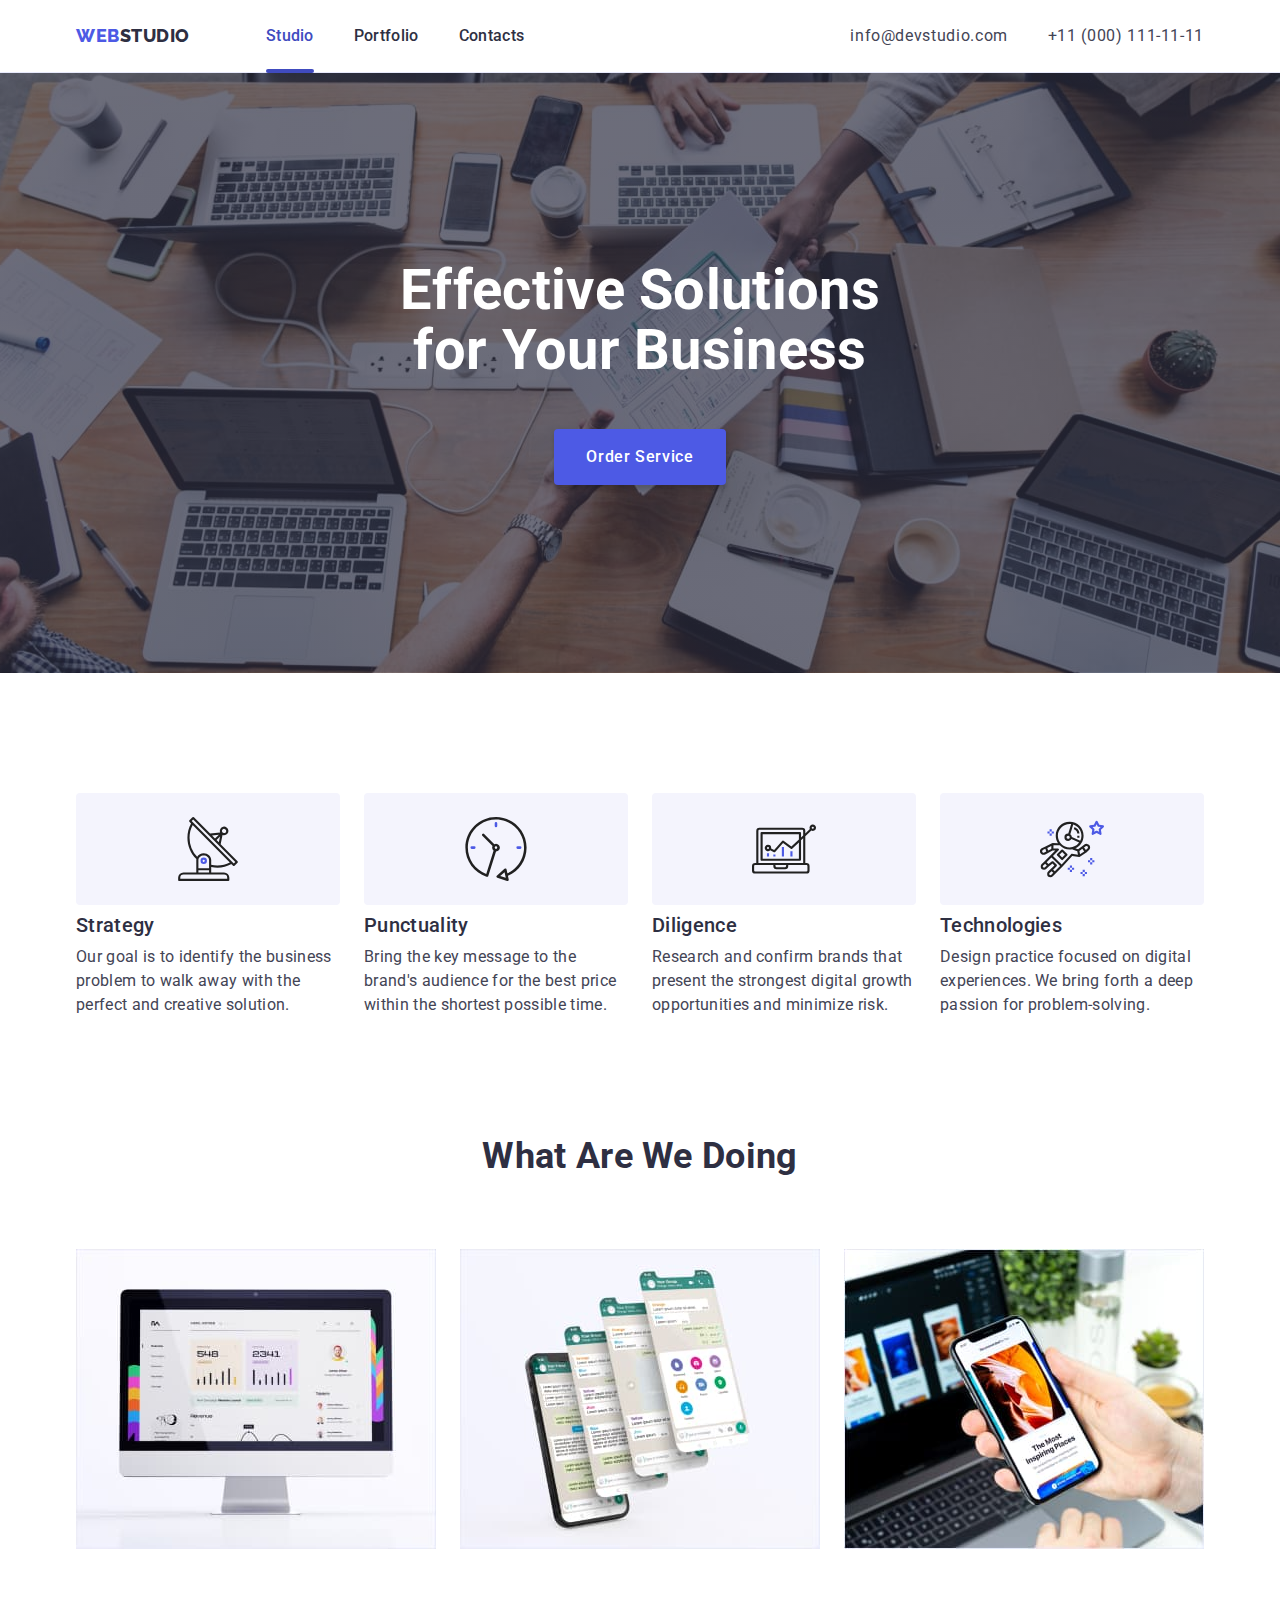
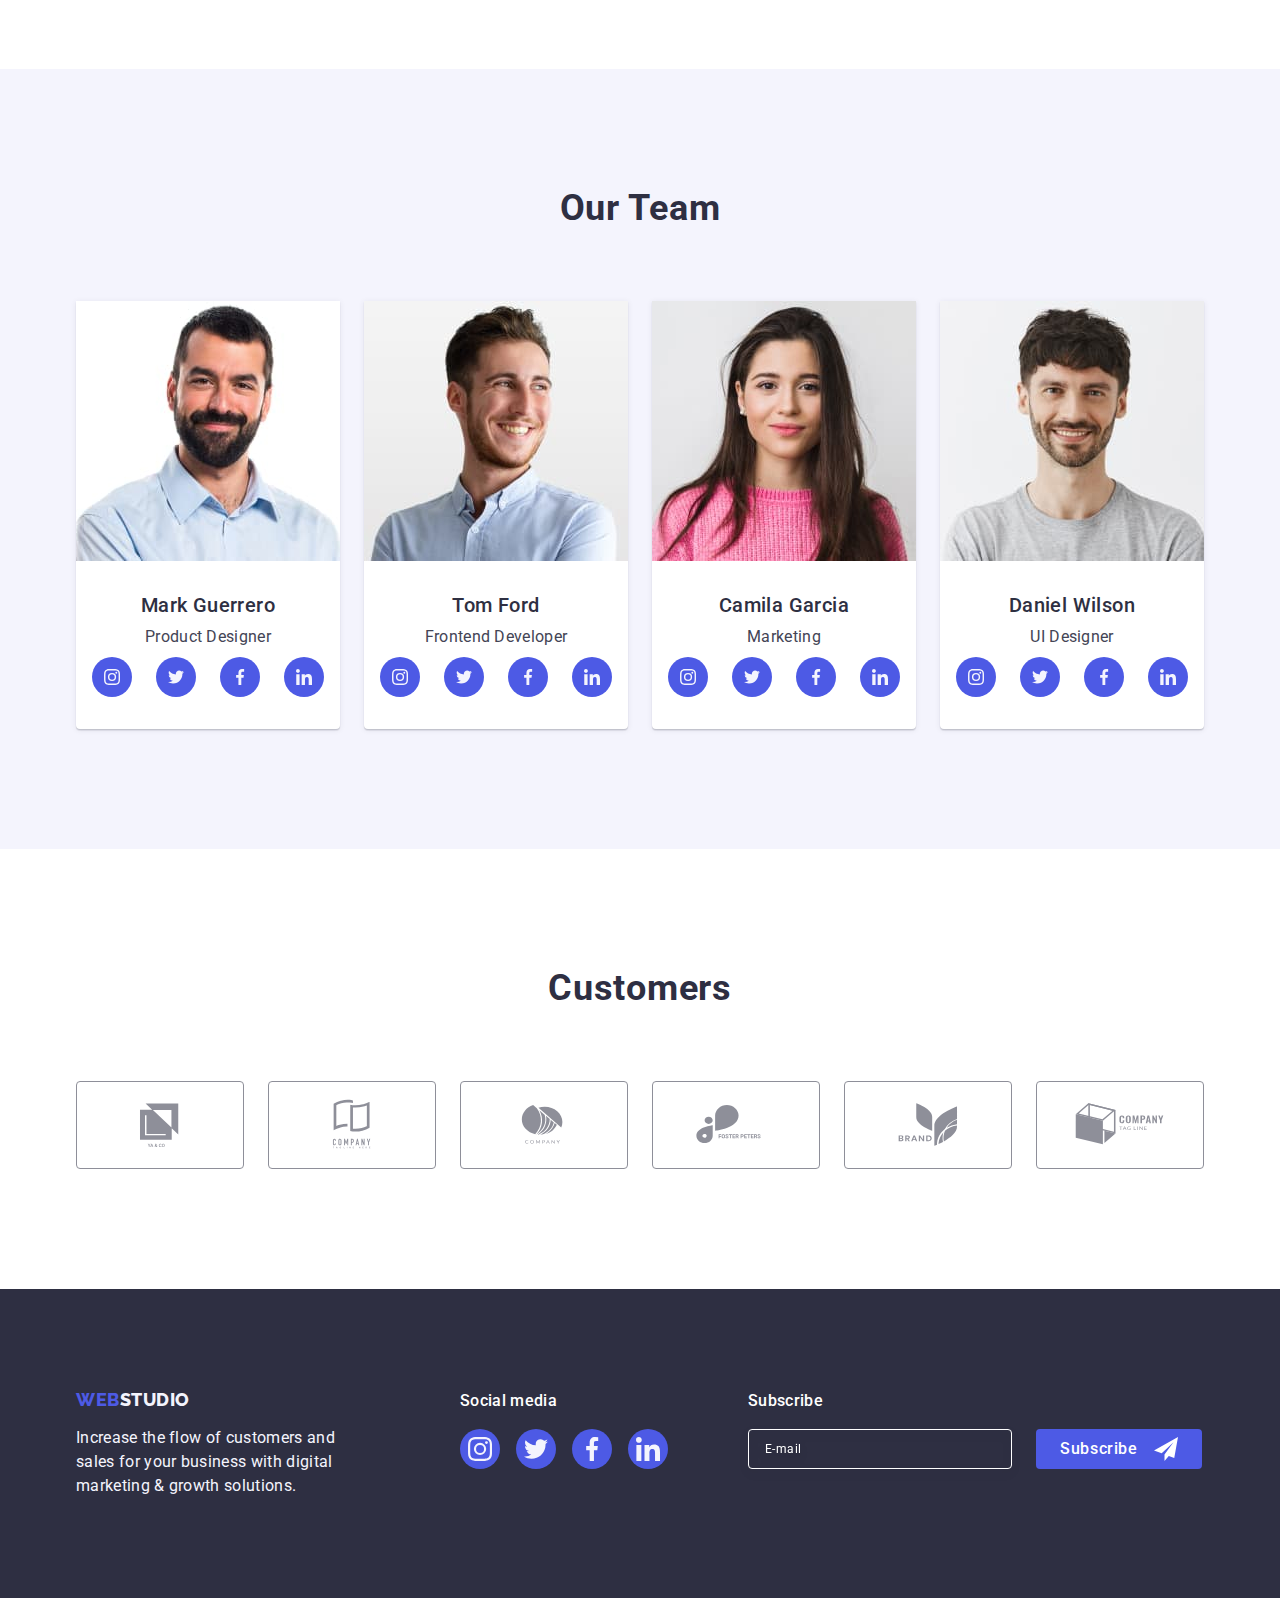
<file: index.html>
<!DOCTYPE html>
<html lang="en">
  <head>
    <meta charset="UTF-8" />
    <meta name="viewport" content="width=device-width, initial-scale=1.0" />
    <link rel="preconnect" href="https://fonts.googleapis.com" />
    <link rel="preconnect" href="https://fonts.gstatic.com" crossorigin />
    <link
      href="https://fonts.googleapis.com/css2?family=Raleway:wght@800&family=Roboto:wght@400;500;700;900&display=swap"
      rel="stylesheet"
    />
    <link
      rel="stylesheet"
      href="https://cdnjs.cloudflare.com/ajax/libs/modern-normalize/2.0.0/modern-normalize.min.css"
    />
    <link rel="stylesheet" href="./css/styles.css" />
    <link rel="shortcut icon" href="./images/favicon.ico" />
    <title>Web Studio</title>
  </head>
  <body>
    <header class="header">
      <div class="header-container container">
        <nav class="header-nav">
          <a class="header-nav__logo-blue link" href="./index.html"
            >Web<span class="header-nav__logo-black">Studio</span></a
          >
          <ul class="header-nav__list list">
            <li class="header-nav__item">
              <a class="header-nav__link link current" href="./index.html"
                >Studio</a
              >
            </li>
            <li class="header-nav__item">
              <a class="header-nav__link link" href="./portfolio.html"
                >Portfolio</a
              >
            </li>
            <li class="header-nav__item">
              <a class="header-nav__link link" href="">Contacts</a>
            </li>
          </ul>
        </nav>

        <address class="header-contacts">
          <ul class="header-contacts__list list">
            <li class="header-contacts__item">
              <a
                class="header-contacts__link link"
                href="mailto:info@devstudio.com"
                >info@devstudio.com</a
              >
            </li>
            <li class="header-contacts__item">
              <a class="header-contacts__link link" href="tel:+110001111111"
                >+11 (000) 111-11-11</a
              >
            </li>
          </ul>
        </address>

        <button class="mobile-menu__open js-open-menu" type="button">
          <svg
            class="mobile-menu__open-icon"
            aria-label="mobile-menu-open"
            width="32"
            height="22"
            stroke="var(--color-grey)"
          >
            <use href="./images/icons.svg#mobile-menu-open"></use>
          </svg>
        </button>

        <div class="mobile-menu__container js-menu-container">
          <div class="mobile-menu__wrapper">
            <button class="mobile-menu__close js-close-menu" type="button">
              <svg
                class="mobile-menu__close-icon"
                aria-label="mobile-menu-close"
                width="8"
                height="8"
              >
                <use href="./images/icons.svg#mobile-menu-close"></use>
              </svg>
            </button>
            <ul class="mobile-menu__list list">
              <li class="mobile-menu__item">
                <a class="mobile-menu__nav current link" href="./index.html"
                  >Studio</a
                >
              </li>
              <li class="mobile-menu__item">
                <a class="mobile-menu__nav link" href="./portfolio.html"
                  >Portfolio</a
                >
              </li>
              <li class="mobile-menu__item">
                <a class="mobile-menu__nav link" href="">Contacts</a>
              </li>
            </ul>
            <address class="mobile-menu__contacts">
              <ul class="mobile-menu__contacts-list list">
                <li class="mobile-menu__contacts-item">
                  <a
                    class="mobile-menu__contacts-tel link"
                    href="tel:+110001111111"
                    >+11 (000) 111-11-11</a
                  >
                </li>
                <li class="mobile-menu__contacts-item">
                  <a
                    class="mobile-menu__contacts-mail link"
                    href="mailto:info@devstudio.com"
                    >info@devstudio.com</a
                  >
                </li>
              </ul>
            </address>
            <ul class="mobile-menu__social-list list">
              <li class="mobile-menu__social-item">
                <a class="mobile-menu__social-link link" href="">
                  <svg class="mobile-menu__social-icon" width="16" height="16">
                    <use href="./images/icons.svg#icon-instagram"></use>
                  </svg>
                </a>
              </li>
              <li class="mobile-menu__social-item">
                <a class="mobile-menu__social-link link" href="">
                  <svg class="mobile-menu__social-icon" width="16" height="16">
                    <use href="./images/icons.svg#icon-twitter"></use>
                  </svg>
                </a>
              </li>
              <li class="mobile-menu__social-item">
                <a class="mobile-menu__social-link link" href="">
                  <svg class="mobile-menu__social-icon" width="16" height="16">
                    <use href="./images/icons.svg#icon-facebook"></use>
                  </svg>
                </a>
              </li>
              <li class="mobile-menu__social-item">
                <a class="mobile-menu__social-link link" href="">
                  <svg class="mobile-menu__social-icon" width="16" height="16">
                    <use href="./images/icons.svg#icon-linkedin"></use>
                  </svg>
                </a>
              </li>
            </ul>
          </div>
        </div>
      </div>
    </header>

    <main>
      <section class="hero hero__bg-image">
        <div class="container">
          <h1 class="hero__title">Effective Solutions for Your Business</h1>
          <button class="hero__button" type="button" data-modal-open>
            Order Service
          </button>
        </div>
      </section>

      <section class="company">
        <div class="container">
          <h2 class="visually-hidden">Hidden</h2>
          <ul class="company__list list">
            <li class="company__item">
              <div class="company__wrapper">
                <svg
                  class="company__icon"
                  aria-label="antenna"
                  width="64"
                  height="64"
                >
                  <use href="./images/icons.svg#icon-antenna"></use>
                </svg>
              </div>
              <h3 class="company__title">Strategy</h3>
              <p class="company__text">
                Our goal is to identify the business problem to walk away with
                the perfect and creative solution.
              </p>
            </li>
            <li class="company__item">
              <div class="company__wrapper">
                <svg
                  class="company__icon"
                  aria-label="antenna"
                  width="64"
                  height="64"
                >
                  <use href="./images/icons.svg#icon-clock"></use>
                </svg>
              </div>
              <h3 class="company__title">Punctuality</h3>
              <p class="company__text">
                Bring the key message to the brand's audience for the best price
                within the shortest possible time.
              </p>
            </li>
            <li class="company__item">
              <div class="company__wrapper">
                <svg
                  class="company__icon"
                  aria-label="antenna"
                  width="64"
                  height="64"
                >
                  <use href="./images/icons.svg#icon-diagram"></use>
                </svg>
              </div>
              <h3 class="company__title">Diligence</h3>
              <p class="company__text">
                Research and confirm brands that present the strongest digital
                growth opportunities and minimize risk.
              </p>
            </li>
            <li class="company__item">
              <div class="company__wrapper">
                <svg
                  class="company__icon"
                  aria-label="antenna"
                  width="64"
                  height="64"
                >
                  <use href="./images/icons.svg#icon-astronaut"></use>
                </svg>
              </div>
              <h3 class="company__title">Technologies</h3>
              <p class="company__text">
                Design practice focused on digital experiences. We bring forth a
                deep passion for problem-solving.
              </p>
            </li>
          </ul>
        </div>
      </section>

      <section class="works">
        <div class="container">
          <h2 class="works__title">What are we doing</h2>
          <ul class="works__list list">
            <li class="works__item">
              <img
                class="works__image"
                srcset="./images/02-work/work-01-2x.jpg 2x"
                src="./images/02-work/work-01-1x.jpg"
                alt="computer-monitor"
                width="360"
              />
            </li>
            <li class="works__item">
              <img
                class="works__image"
                srcset="./images/02-work/work-02-2x.jpg 2x"
                src="./images/02-work/work-02-1x.jpg"
                alt="phone-application"
                width="360"
              />
            </li>
            <li class="works__item">
              <img
                class="works__image"
                srcset="./images/02-work/work-03-2x.jpg 2x"
                src="./images/02-work/work-03-1x.jpg"
                alt="laptop-and-phone"
                width="360"
              />
            </li>
          </ul>
        </div>
      </section>

      <section class="team">
        <div class="container">
          <h2 class="team__title">Our Team</h2>
          <ul class="team__list list">
            <li class="team__item">
              <img
                class="team__image"
                srcset="./images/03-team/team-01-2x.jpg 2x"
                src="./images/03-team/team-01-1x.jpg"
                alt="photo Mark Guerrero"
                width="264"
              />
              <div class="team__wrapper">
                <h3 class="team__specialist">Mark Guerrero</h3>
                <p class="team__job-title">Product Designer</p>
                <ul class="team__list-icons list">
                  <li class="team__item-icon">
                    <a href="" class="team__link-icon">
                      <svg
                        class="team__icon"
                        aria-label="icon-instagram"
                        width="16"
                        height="16"
                      >
                        <use href="./images/icons.svg#icon-instagram"></use>
                      </svg>
                    </a>
                  </li>
                  <li class="team__item-icon">
                    <a href="" class="team__link-icon">
                      <svg
                        class="team__icon"
                        aria-label="icon-twitter"
                        width="16"
                        height="16"
                      >
                        <use href="./images/icons.svg#icon-twitter"></use>
                      </svg>
                    </a>
                  </li>
                  <li class="team__item-icon">
                    <a href="" class="team__link-icon">
                      <svg
                        class="team__icon"
                        aria-label="icon-facebook"
                        width="16"
                        height="16"
                      >
                        <use href="./images/icons.svg#icon-facebook"></use>
                      </svg>
                    </a>
                  </li>
                  <li class="team__item-icon">
                    <a href="" class="team__link-icon">
                      <svg
                        class="team__icon"
                        aria-label="icon-linkedin"
                        width="16"
                        height="16"
                      >
                        <use href="./images/icons.svg#icon-linkedin"></use>
                      </svg>
                    </a>
                  </li>
                </ul>
              </div>
            </li>
            <li class="team__item">
              <img
                class="team__image"
                srcset="./images/03-team/team-02-2x.jpg 2x"
                src="./images/03-team/team-02-1x.jpg"
                alt="photo Tom Ford"
                width="264"
              />
              <div class="team__wrapper">
                <h3 class="team__specialist">Tom Ford</h3>
                <p class="team__job-title">Frontend Developer</p>
                <ul class="team__list-icons list">
                  <li class="team__item-icon">
                    <a href="" class="team__link-icon">
                      <svg
                        class="team__icon"
                        aria-label="icon-instagram"
                        width="16"
                        height="16"
                      >
                        <use href="./images/icons.svg#icon-instagram"></use>
                      </svg>
                    </a>
                  </li>
                  <li class="team__item-icon">
                    <a href="" class="team__link-icon">
                      <svg
                        class="team__icon"
                        aria-label="icon-twitter"
                        width="16"
                        height="16"
                      >
                        <use href="./images/icons.svg#icon-twitter"></use>
                      </svg>
                    </a>
                  </li>
                  <li class="team__item-icon">
                    <a href="" class="team__link-icon">
                      <svg
                        class="team__icon"
                        aria-label="icon-facebook"
                        width="16"
                        height="16"
                      >
                        <use href="./images/icons.svg#icon-facebook"></use>
                      </svg>
                    </a>
                  </li>
                  <li class="team__item-icon">
                    <a href="" class="team__link-icon">
                      <svg
                        class="team__icon"
                        aria-label="icon-linkedin"
                        width="16"
                        height="16"
                      >
                        <use href="./images/icons.svg#icon-linkedin"></use>
                      </svg>
                    </a>
                  </li>
                </ul>
              </div>
            </li>
            <li class="team__item">
              <img
                class="team__image"
                srcset="./images/03-team/team-03-1x.jpg 2x"
                src="./images/03-team/team-03-1x.jpg"
                alt="photo Camila Garcia"
                width="264"
              />
              <div class="team__wrapper">
                <h3 class="team__specialist">Camila Garcia</h3>
                <p class="team__job-title">Marketing</p>
                <ul class="team__list-icons list">
                  <li class="team__item-icon">
                    <a href="" class="team__link-icon">
                      <svg
                        class="team__icon"
                        aria-label="icon-instagram"
                        width="16"
                        height="16"
                      >
                        <use href="./images/icons.svg#icon-instagram"></use>
                      </svg>
                    </a>
                  </li>
                  <li class="team__item-icon">
                    <a href="" class="team__link-icon">
                      <svg
                        class="team__icon"
                        aria-label="icon-twitter"
                        width="16"
                        height="16"
                      >
                        <use href="./images/icons.svg#icon-twitter"></use>
                      </svg>
                    </a>
                  </li>
                  <li class="team__item-icon">
                    <a href="" class="team__link-icon">
                      <svg
                        class="team__icon"
                        aria-label="icon-facebook"
                        width="16"
                        height="16"
                      >
                        <use href="./images/icons.svg#icon-facebook"></use>
                      </svg>
                    </a>
                  </li>
                  <li class="team__item-icon">
                    <a href="" class="team__link-icon">
                      <svg
                        class="team__icon"
                        aria-label="icon-linkedin"
                        width="16"
                        height="16"
                      >
                        <use href="./images/icons.svg#icon-linkedin"></use>
                      </svg>
                    </a>
                  </li>
                </ul>
              </div>
            </li>
            <li class="team__item">
              <img
                class="team__image"
                srcset="./images/03-team/team-04-2x.jpg 2x"
                src="./images/03-team/team-04-1x.jpg"
                alt="photo Daniel Wilson"
                width="264"
              />
              <div class="team__wrapper">
                <h3 class="team__specialist">Daniel Wilson</h3>
                <p class="team__job-title">UI Designer</p>
                <ul class="team__list-icons list">
                  <li class="team__item-icon">
                    <a href="" class="team__link-icon">
                      <svg
                        class="team__icon"
                        aria-label="icon-instagram"
                        width="16"
                        height="16"
                      >
                        <use href="./images/icons.svg#icon-instagram"></use>
                      </svg>
                    </a>
                  </li>
                  <li class="team__item-icon">
                    <a href="" class="team__link-icon">
                      <svg
                        class="team__icon"
                        aria-label="icon-twitter"
                        width="16"
                        height="16"
                      >
                        <use href="./images/icons.svg#icon-twitter"></use>
                      </svg>
                    </a>
                  </li>
                  <li class="team__item-icon">
                    <a href="" class="team__link-icon">
                      <svg
                        class="team__icon"
                        aria-label="icon-facebook"
                        width="16"
                        height="16"
                      >
                        <use href="./images/icons.svg#icon-facebook"></use>
                      </svg>
                    </a>
                  </li>
                  <li class="team__item-icon">
                    <a href="" class="team__link-icon">
                      <svg
                        class="team__icon"
                        aria-label="icon-linkedin"
                        width="16"
                        height="16"
                      >
                        <use href="./images/icons.svg#icon-linkedin"></use>
                      </svg>
                    </a>
                  </li>
                </ul>
              </div>
            </li>
          </ul>
        </div>
      </section>
      <section class="customers">
        <div class="customers__container container">
          <h2 class="customers__title">Customers</h2>
          <ul class="customers__list list">
            <li class="customers__item">
              <a href="" class="customers__link"
                ><svg
                  class="customers__icon"
                  aria-label="customers-icons"
                  width="104"
                  height="56"
                >
                  <use href="./images/icons.svg#customers-logo-1"></use></svg
              ></a>
            </li>
            <li class="customers__item">
              <a href="" class="customers__link"
                ><svg
                  class="customers__icon"
                  aria-label="customers-icons"
                  width="104"
                  height="56"
                >
                  <use href="./images/icons.svg#customers-logo-2"></use></svg
              ></a>
            </li>
            <li class="customers__item">
              <a href="" class="customers__link"
                ><svg
                  class="customers__icon"
                  aria-label="customers-icons"
                  width="104"
                  height="56"
                >
                  <use href="./images/icons.svg#customers-logo-3"></use></svg
              ></a>
            </li>
            <li class="customers__item">
              <a href="" class="customers__link"
                ><svg
                  class="customers__icon"
                  aria-label="customers-icons"
                  width="104"
                  height="56"
                >
                  <use href="./images/icons.svg#customers-logo-4"></use></svg
              ></a>
            </li>
            <li class="customers__item">
              <a href="" class="customers__link"
                ><svg
                  class="customers__icon"
                  aria-label="customers-icons"
                  width="104"
                  height="56"
                >
                  <use href="./images/icons.svg#customers-logo-5"></use></svg
              ></a>
            </li>
            <li class="customers__item">
              <a href="" class="customers__link"
                ><svg
                  class="customers__icon"
                  aria-label="customers-icons"
                  width="104"
                  height="56"
                >
                  <use href="./images/icons.svg#customers-logo-6"></use></svg
              ></a>
            </li>
          </ul>
        </div>
      </section>
    </main>

    <footer class="footer">
      <div class="footer-container container">
        <div class="footer__logo-wrapper">
          <a class="footer__logo-blue link" href="./index.html"
            >Web<span class="footer__logo-white">Studio</span></a
          >
          <p class="footer__text">
            Increase the flow of customers and sales for your business with
            digital marketing & growth solutions.
          </p>
        </div>

        <div class="footer__icon-wrapper">
          <p class="footer__icon-text">Social media</p>
          <ul class="footer__icon-list">
            <li class="footer__icon-item">
              <a href="" class="footer__icon-link">
                <svg
                  class="footer__icon"
                  aria-label="icon-instagram"
                  width="24"
                  height="24"
                >
                  <use href="./images/icons.svg#icon-instagram"></use>
                </svg>
              </a>
            </li>
            <li class="footer__icon-item">
              <a href="" class="footer__icon-link">
                <svg
                  class="footer__icon"
                  aria-label="icon-twitter"
                  width="24"
                  height="24"
                >
                  <use href="./images/icons.svg#icon-twitter"></use>
                </svg>
              </a>
            </li>
            <li class="footer__icon-item">
              <a href="" class="footer__icon-link">
                <svg
                  class="footer__icon"
                  aria-label="icon-facebook"
                  width="24"
                  height="24"
                >
                  <use href="./images/icons.svg#icon-facebook"></use>
                </svg>
              </a>
            </li>
            <li class="footer__icon-item">
              <a href="" class="footer__icon-link">
                <svg
                  class="footer__icon"
                  aria-label="icon-linkedin"
                  width="24"
                  height="24"
                >
                  <use href="./images/icons.svg#icon-linkedin"></use>
                </svg>
              </a>
            </li>
          </ul>
        </div>

        <div class="footer__subscribe-wrapper">
          <p class="footer__subscribe-text">Subscribe</p>
          <form class="footer__subscribe-form">
            <label class="footer__subscribe-label">
              <input
                class="footer__subscribe-input"
                type="email"
                name="email-field"
                placeholder="E-mail"
              />
            </label>
            <button
              type="submit"
              name="email-subscribe-button"
              class="footer__subscribe-button"
            >
              Subscribe
              <svg
                class="footer__subscribe-icon"
                aria-label="icon-send"
                width="24"
                height="24"
              >
                <use href="./images/icons.svg#icon-send"></use>
              </svg>
            </button>
          </form>
        </div>
      </div>
    </footer>

    <div class="backdrop is-hidden" data-modal>
      <div class="modal">
        <button class="modal__button-close" type="button" data-modal-close>
          <svg
            class="modal__icon-close"
            aria-label="icon-modal-close"
            width="8"
            height="8"
          >
            <use href="./images/icons.svg#icon-modal-close"></use>
          </svg>
        </button>

        <p class="modal__title">
          Leave your contacts and we will call you back
        </p>

        <form class="modal__form">
          <div class="modal__wrapper">
            <label class="modal__label" for="user-name">Name</label>
            <div class="modal__icon-wrapper">
              <input
                class="modal__input"
                type="text"
                name="user-name"
                id="user-name"
              />
              <svg
                class="modal__icon"
                aria-label="icon-person"
                width="18"
                height="24"
              >
                <use href="./images/icons.svg#icon-person"></use>
              </svg>
            </div>
          </div>

          <div class="modal__wrapper">
            <label class="modal__label" for="phone-number">Phone</label>
            <div class="modal__icon-wrapper">
              <input
                class="modal__input"
                type="tel"
                name="phone-number"
                id="phone-number"
              />
              <svg
                class="modal__icon"
                aria-label="icon-phone"
                width="18"
                height="24"
              >
                <use href="./images/icons.svg#icon-phone"></use>
              </svg>
            </div>
          </div>

          <div class="modal__wrapper">
            <label class="modal__label" for="useremail">Email</label>
            <div class="modal__icon-wrapper">
              <input
                class="modal__input"
                type="email"
                name="user-email"
                id="useremail"
              />
              <svg
                class="modal__icon"
                aria-label="icon-email"
                width="18"
                height="24"
              >
                <use href="./images/icons.svg#icon-email"></use>
              </svg>
            </div>
          </div>

          <div class="modal__text-field-wrapper">
            <label class="modal__label" for="user-comment">Comment</label>
            <textarea
              class="modal__text-field"
              name="user-comment"
              id="user-comment"
              placeholder="Text input"
            ></textarea>
          </div>

          <div class="modal__check-wrapper">
            <input
              class="modal__check-input visually-hidden"
              type="checkbox"
              name="user-privacy"
              id="user-privacy"
              value="true"
            />
            <label class="modal__check-text" for="user-privacy">
              <span class="modal__check-box">
                <svg
                  class="modal__icon-check"
                  aria-label="icon-check-white"
                  width="10"
                  height="8"
                >
                  <use href="./images/icons.svg#icon-check-white"></use></svg
              ></span>
              I accept the terms and conditions of the
              <a class="modal__link-text" href="">Privacy Policy</a></label
            >
          </div>

          <button class="modal__button-submit" type="submit">Send</button>
        </form>
      </div>
    </div>

    <script src="./js/modal.js"></script>
    <script src="./js/mobile-menu.js"></script>
  </body>
</html>
</file>
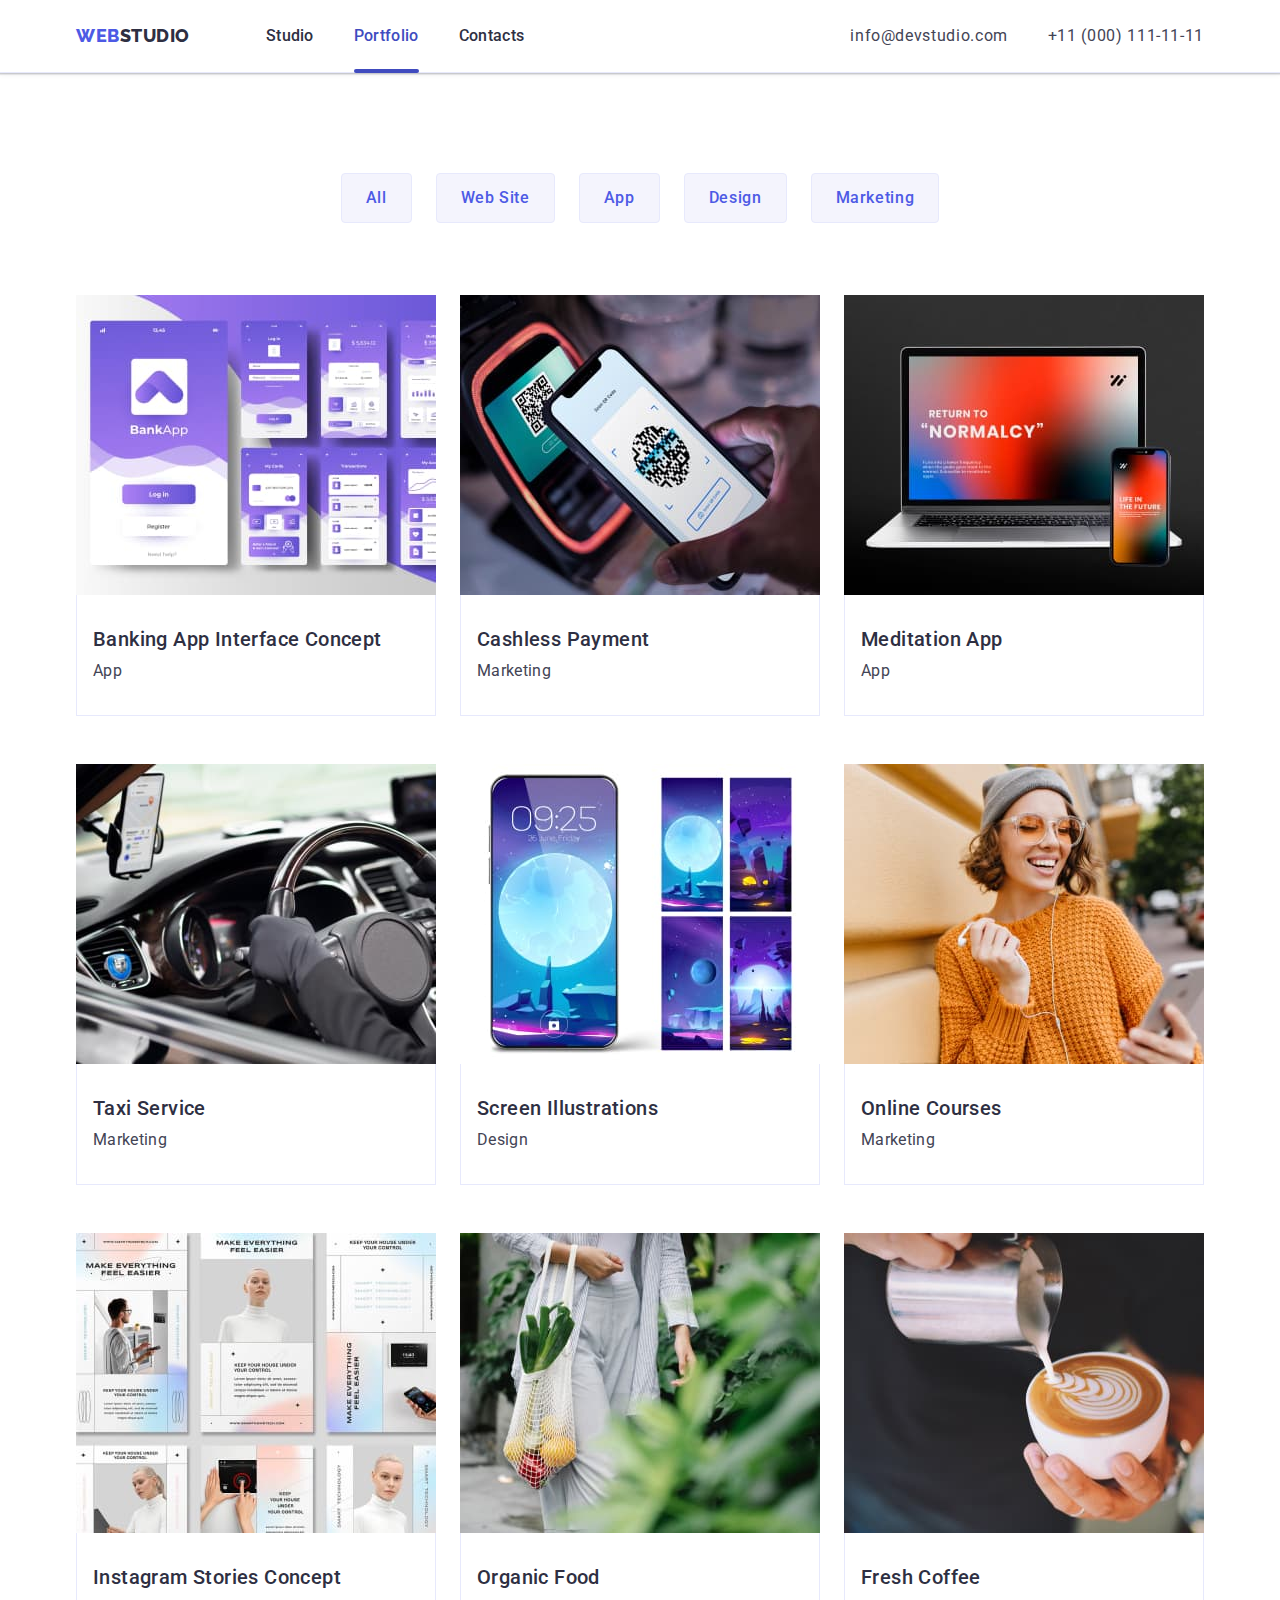
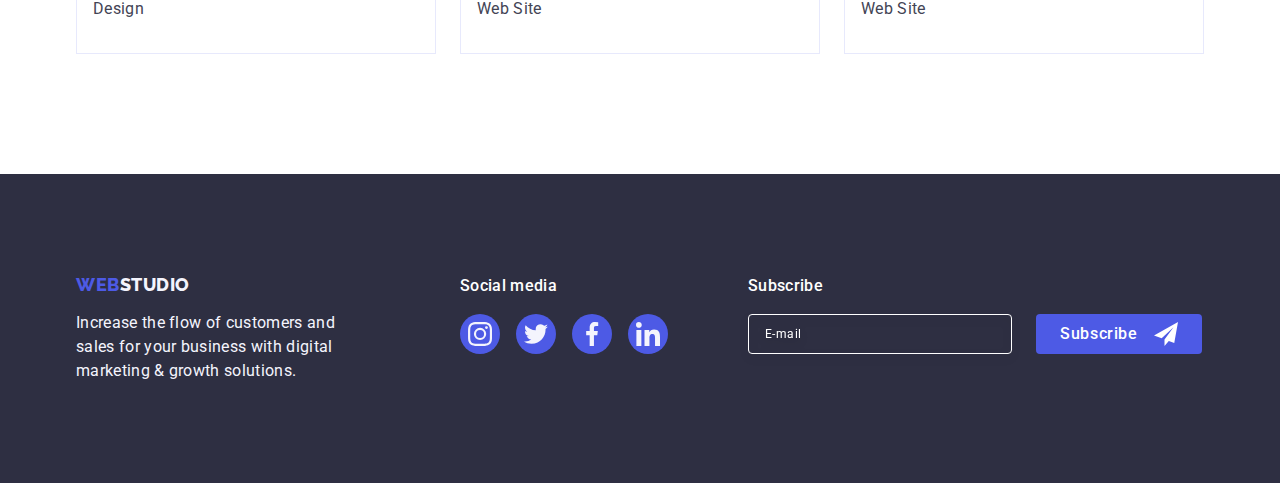
<file: portfolio.html>
<!DOCTYPE html>
<html lang="en">
  <head>
    <meta charset="UTF-8" />
    <meta name="viewport" content="width=device-width, initial-scale=1.0" />
    <link rel="preconnect" href="https://fonts.googleapis.com" />
    <link rel="preconnect" href="https://fonts.gstatic.com" crossorigin />
    <link
      href="https://fonts.googleapis.com/css2?family=Raleway:wght@800&family=Roboto:wght@400;500;700;900&display=swap"
      rel="stylesheet"
    />
    <link
      rel="stylesheet"
      href="https://cdnjs.cloudflare.com/ajax/libs/modern-normalize/2.0.0/modern-normalize.min.css"
    />
    <link rel="stylesheet" href="./css/styles.css" />
    <link rel="shortcut icon" href="./images/favicon.ico" />
    <title>Portfolio</title>
  </head>
  <body>
    <header class="header">
      <div class="header-container container">
        <nav class="header-nav">
          <a class="header-nav__logo-blue link" href="./index.html"
            >Web<span class="header-nav__logo-black">Studio</span></a
          >
          <ul class="header-nav__list list">
            <li class="header-nav__item">
              <a class="header-nav__link link" href="./index.html">Studio</a>
            </li>
            <li class="header-nav__item">
              <a class="header-nav__link link current" href="./portfolio.html"
                >Portfolio</a
              >
            </li>
            <li class="header-nav__item">
              <a class="header-nav__link link" href="">Contacts</a>
            </li>
          </ul>
        </nav>

        <address class="header-contacts">
          <ul class="header-contacts__list list">
            <li class="header-contacts__item">
              <a
                class="header-contacts__link link"
                href="mailto:info@devstudio.com"
                >info@devstudio.com</a
              >
            </li>
            <li class="header-contacts__item">
              <a class="header-contacts__link link" href="tel:+110001111111"
                >+11 (000) 111-11-11</a
              >
            </li>
          </ul>
        </address>

        <button class="mobile-menu__open js-open-menu" type="button">
          <svg
            class="mobile-menu__open-icon"
            aria-label="mobile-menu-open"
            width="32"
            height="22"
            stroke="var(--color-grey)"
          >
            <use href="./images/icons.svg#mobile-menu-open"></use>
          </svg>
        </button>

        <div class="mobile-menu__container js-menu-container">
          <div class="mobile-menu__wrapper">
            <button class="mobile-menu__close js-close-menu" type="button">
              <svg
                class="mobile-menu__close-icon"
                aria-label="mobile-menu-close"
                width="8"
                height="8"
              >
                <use href="./images/icons.svg#mobile-menu-close"></use>
              </svg>
            </button>
            <ul class="mobile-menu__list list">
              <li class="mobile-menu__item">
                <a class="mobile-menu__nav link" href="./index.html">Studio</a>
              </li>
              <li class="mobile-menu__item">
                <a class="mobile-menu__nav current link" href="./portfolio.html"
                  >Portfolio</a
                >
              </li>
              <li class="mobile-menu__item">
                <a class="mobile-menu__nav link" href="">Contacts</a>
              </li>
            </ul>
            <address class="mobile-menu__contacts">
              <ul class="mobile-menu__contacts-list list">
                <li class="mobile-menu__contacts-item">
                  <a
                    class="mobile-menu__contacts-tel link"
                    href="tel:+110001111111"
                    >+11 (000) 111-11-11</a
                  >
                </li>
                <li class="mobile-menu__contacts-item">
                  <a
                    class="mobile-menu__contacts-mail link"
                    href="mailto:info@devstudio.com"
                    >info@devstudio.com</a
                  >
                </li>
              </ul>
            </address>
            <ul class="mobile-menu__social-list list">
              <li class="mobile-menu__social-item">
                <a class="mobile-menu__social-link link" href="">
                  <svg class="mobile-menu__social-icon" width="16" height="16">
                    <use href="./images/icons.svg#icon-instagram"></use>
                  </svg>
                </a>
              </li>
              <li class="mobile-menu__social-item">
                <a class="mobile-menu__social-link link" href="">
                  <svg class="mobile-menu__social-icon" width="16" height="16">
                    <use href="./images/icons.svg#icon-twitter"></use>
                  </svg>
                </a>
              </li>
              <li class="mobile-menu__social-item">
                <a class="mobile-menu__social-link link" href="">
                  <svg class="mobile-menu__social-icon" width="16" height="16">
                    <use href="./images/icons.svg#icon-facebook"></use>
                  </svg>
                </a>
              </li>
              <li class="mobile-menu__social-item">
                <a class="mobile-menu__social-link link" href="">
                  <svg class="mobile-menu__social-icon" width="16" height="16">
                    <use href="./images/icons.svg#icon-linkedin"></use>
                  </svg>
                </a>
              </li>
            </ul>
          </div>
        </div>
      </div>
    </header>

    <main>
      <section class="gallery">
        <div class="container">
          <h1 class="visually-hidden">Hidden</h1>

          <ul class="gallery-filter__list list">
            <li class="gallery-filter__item">
              <button class="gallery-filter__button" type="button">All</button>
            </li>
            <li class="gallery-filter__item">
              <button class="gallery-filter__button" type="button">
                Web Site
              </button>
            </li>
            <li class="gallery-filter__item">
              <button class="gallery-filter__button" type="button">App</button>
            </li>
            <li class="gallery-filter__item">
              <button class="gallery-filter__button" type="button">
                Design
              </button>
            </li>
            <li class="gallery-filter__item">
              <button class="gallery-filter__button" type="button">
                Marketing
              </button>
            </li>
          </ul>

          <ul class="gallery__list list">
            <li class="gallery__item">
              <a class="gallery__link link" tabindex="0">
                <div class="gallery__overley-wrapper">
                  <picture>
                    <source
                      media="(min-width: 1158px)"
                      srcset="
                        ./images/04-gallery/gallery-01-desktop-1x.jpg 1x,
                        ./images/04-gallery/gallery-01-desktop-2x.jpg 2x
                      "
                    />
                    <source
                      media="(min-width: 768px)"
                      srcset="
                        ./images/04-gallery/gallery-01-tablet-1x.jpg 1x,
                        ./images/04-gallery/gallery-01-tablet-2x.jpg 2x
                      "
                    />
                    <source
                      media="(max-width: 767px)"
                      srcset="
                        ./images/04-gallery/gallery-01-mobile-1x.jpg 1x,
                        ./images/04-gallery/gallery-01-mobile-2x.jpg 2x
                      "
                    />
                    <img
                      class="gallery__image"
                      src="./images/04-gallery/gallery-01-desktop-1x.jpg"
                      alt="Banking App Interface Concept"
                      width="360"
                    />
                  </picture>
                  <p class="gallery__overley-text">
                    14 Stylish and User-Friendly App Design Concepts · Task
                    Manager App · Calorie Tracker App · Exotic Fruit Ecommerce
                    App · Cloud Storage App
                  </p>
                </div>
                <div class="gallery__wrapper">
                  <h2 class="gallery__title">Banking App Interface Concept</h2>
                  <p class="gallery__text">App</p>
                </div>
              </a>
            </li>
            <li class="gallery__item">
              <a class="gallery__link link" tabindex="0">
                <div class="gallery__overley-wrapper">
                  <picture>
                    <source
                      media="(min-width: 1158px)"
                      srcset="
                        ./images/04-gallery/gallery-02-desktop-1x.jpg 1x,
                        ./images/04-gallery/gallery-02-desktop-2x.jpg 2x
                      "
                    />
                    <source
                      media="(min-width: 768px)"
                      srcset="
                        ./images/04-gallery/gallery-02-tablet-1x.jpg 1x,
                        ./images/04-gallery/gallery-02-tablet-2x.jpg 2x
                      "
                    />
                    <source
                      media="(max-width: 767px)"
                      srcset="
                        ./images/04-gallery/gallery-02-mobile-1x.jpg 1x,
                        ./images/04-gallery/gallery-02-mobile-2x.jpg 2x
                      "
                    />
                    <img
                      class="gallery__image"
                      src="./images/04-gallery/gallery-02-desktop-1x.jpg"
                      alt="Cashless Payment"
                      width="360"
                    />
                  </picture>
                  <p class="gallery__overley-text">
                    14 Stylish and User-Friendly App Design Concepts · Task
                    Manager App · Calorie Tracker App · Exotic Fruit Ecommerce
                    App · Cloud Storage App
                  </p>
                </div>
                <div class="gallery__wrapper">
                  <h2 class="gallery__title">Cashless Payment</h2>
                  <p class="gallery__text">Marketing</p>
                </div>
              </a>
            </li>
            <li class="gallery__item">
              <a class="gallery__link link" tabindex="0">
                <div class="gallery__overley-wrapper">
                  <picture>
                    <source
                      media="(min-width: 1158px)"
                      srcset="
                        ./images/04-gallery/gallery-03-desktop-1x.jpg 1x,
                        ./images/04-gallery/gallery-03-desktop-2x.jpg 2x
                      "
                    />
                    <source
                      media="(min-width: 768px)"
                      srcset="
                        ./images/04-gallery/gallery-03-tablet-1x.jpg 1x,
                        ./images/04-gallery/gallery-03-tablet-2x.jpg 2x
                      "
                    />
                    <source
                      media="(max-width: 767px)"
                      srcset="
                        ./images/04-gallery/gallery-03-mobile-1x.jpg 1x,
                        ./images/04-gallery/gallery-03-mobile-2x.jpg 2x
                      "
                    />
                    <img
                      class="gallery__image"
                      src="./images/04-gallery/gallery-03-desktop-1x.jpg"
                      alt="Meditation App"
                      width="360"
                    />
                  </picture>
                  <p class="gallery__overley-text">
                    14 Stylish and User-Friendly App Design Concepts · Task
                    Manager App · Calorie Tracker App · Exotic Fruit Ecommerce
                    App · Cloud Storage App
                  </p>
                </div>
                <div class="gallery__wrapper">
                  <h2 class="gallery__title">Meditation App</h2>
                  <p class="gallery__text">App</p>
                </div>
              </a>
            </li>
            <li class="gallery__item">
              <a class="gallery__link link" tabindex="0">
                <div class="gallery__overley-wrapper">
                  <picture>
                    <source
                      media="(min-width: 1158px)"
                      srcset="
                        ./images/04-gallery/gallery-04-desktop-1x.jpg 1x,
                        ./images/04-gallery/gallery-04-desktop-2x.jpg 2x
                      "
                    />
                    <source
                      media="(min-width: 768px)"
                      srcset="
                        ./images/04-gallery/gallery-04-tablet-1x.jpg 1x,
                        ./images/04-gallery/gallery-04-tablet-2x.jpg 2x
                      "
                    />
                    <source
                      media="(max-width: 767px)"
                      srcset="
                        ./images/04-gallery/gallery-04-mobile-1x.jpg 1x,
                        ./images/04-gallery/gallery-04-mobile-2x.jpg 2x
                      "
                    />
                    <img
                      class="gallery__image"
                      src="./images/04-gallery/gallery-04-desktop-1x.jpg"
                      alt="Taxi Service"
                      width="360"
                    />
                  </picture>
                  <p class="gallery__overley-text">
                    14 Stylish and User-Friendly App Design Concepts · Task
                    Manager App · Calorie Tracker App · Exotic Fruit Ecommerce
                    App · Cloud Storage App
                  </p>
                </div>
                <div class="gallery__wrapper">
                  <h2 class="gallery__title">Taxi Service</h2>
                  <p class="gallery__text">Marketing</p>
                </div>
              </a>
            </li>
            <li class="gallery__item">
              <a class="gallery__link link" tabindex="0">
                <div class="gallery__overley-wrapper">
                  <picture>
                    <source
                      media="(min-width: 1158px)"
                      srcset="
                        ./images/04-gallery/gallery-05-desktop-1x.jpg 1x,
                        ./images/04-gallery/gallery-05-desktop-2x.jpg 2x
                      "
                    />
                    <source
                      media="(min-width: 768px)"
                      srcset="
                        ./images/04-gallery/gallery-05-tablet-1x.jpg 1x,
                        ./images/04-gallery/gallery-05-tablet-2x.jpg 2x
                      "
                    />
                    <source
                      media="(max-width: 767px)"
                      srcset="
                        ./images/04-gallery/gallery-05-mobile-1x.jpg 1x,
                        ./images/04-gallery/gallery-05-mobile-2x.jpg 2x
                      "
                    />
                    <img
                      class="gallery__image"
                      src="./images/04-gallery/gallery-05-desktop-1x.jpg"
                      alt="Screen Illustrations"
                      width="360"
                    />
                  </picture>
                  <p class="gallery__overley-text">
                    14 Stylish and User-Friendly App Design Concepts · Task
                    Manager App · Calorie Tracker App · Exotic Fruit Ecommerce
                    App · Cloud Storage App
                  </p>
                </div>
                <div class="gallery__wrapper">
                  <h2 class="gallery__title">Screen Illustrations</h2>
                  <p class="gallery__text">Design</p>
                </div>
              </a>
            </li>
            <li class="gallery__item">
              <a class="gallery__link link" tabindex="0">
                <div class="gallery__overley-wrapper">
                  <picture>
                    <source
                      media="(min-width: 1158px)"
                      srcset="
                        ./images/04-gallery/gallery-06-desktop-1x.jpg 1x,
                        ./images/04-gallery/gallery-06-desktop-2x.jpg 2x
                      "
                    />
                    <source
                      media="(min-width: 768px)"
                      srcset="
                        ./images/04-gallery/gallery-06-tablet-1x.jpg 1x,
                        ./images/04-gallery/gallery-06-tablet-2x.jpg 2x
                      "
                    />
                    <source
                      media="(max-width: 767px)"
                      srcset="
                        ./images/04-gallery/gallery-06-mobile-1x.jpg 1x,
                        ./images/04-gallery/gallery-06-mobile-2x.jpg 2x
                      "
                    />
                    <img
                      class="gallery__image"
                      src="./images/04-gallery/gallery-06-desktop-1x.jpg"
                      alt="Online Courses"
                      width="360"
                    />
                  </picture>
                  <p class="gallery__overley-text">
                    14 Stylish and User-Friendly App Design Concepts · Task
                    Manager App · Calorie Tracker App · Exotic Fruit Ecommerce
                    App · Cloud Storage App
                  </p>
                </div>
                <div class="gallery__wrapper">
                  <h2 class="gallery__title">Online Courses</h2>
                  <p class="gallery__text">Marketing</p>
                </div>
              </a>
            </li>
            <li class="gallery__item">
              <a class="gallery__link link" tabindex="0">
                <div class="gallery__overley-wrapper">
                  <picture>
                    <source
                      media="(min-width: 1158px)"
                      srcset="
                        ./images/04-gallery/gallery-07-desktop-1x.jpg 1x,
                        ./images/04-gallery/gallery-07-desktop-2x.jpg 2x
                      "
                    />
                    <source
                      media="(min-width: 768px)"
                      srcset="
                        ./images/04-gallery/gallery-07-tablet-1x.jpg 1x,
                        ./images/04-gallery/gallery-07-tablet-2x.jpg 2x
                      "
                    />
                    <source
                      media="(max-width: 767px)"
                      srcset="
                        ./images/04-gallery/gallery-07-mobile-1x.jpg 1x,
                        ./images/04-gallery/gallery-07-mobile-2x.jpg 2x
                      "
                    />
                    <img
                      class="gallery__image"
                      src="./images/04-gallery/gallery-07-desktop-1x.jpg"
                      alt="Instagram Stories Concept"
                      width="360"
                    />
                  </picture>
                  <p class="gallery__overley-text">
                    14 Stylish and User-Friendly App Design Concepts · Task
                    Manager App · Calorie Tracker App · Exotic Fruit Ecommerce
                    App · Cloud Storage App
                  </p>
                </div>
                <div class="gallery__wrapper">
                  <h2 class="gallery__title">Instagram Stories Concept</h2>
                  <p class="gallery__text">Design</p>
                </div>
              </a>
            </li>
            <li class="gallery__item">
              <a class="gallery__link link" tabindex="0">
                <div class="gallery__overley-wrapper">
                  <picture>
                    <source
                      media="(min-width: 1158px)"
                      srcset="
                        ./images/04-gallery/gallery-08-desktop-1x.jpg 1x,
                        ./images/04-gallery/gallery-08-desktop-2x.jpg 2x
                      "
                    />
                    <source
                      media="(min-width: 768px)"
                      srcset="
                        ./images/04-gallery/gallery-08-tablet-1x.jpg 1x,
                        ./images/04-gallery/gallery-08-tablet-2x.jpg 2x
                      "
                    />
                    <source
                      media="(max-width: 767px)"
                      srcset="
                        ./images/04-gallery/gallery-08-mobile-1x.jpg 1x,
                        ./images/04-gallery/gallery-08-mobile-2x.jpg 2x
                      "
                    />
                    <img
                      class="gallery__image"
                      src="./images/04-gallery/gallery-08-desktop-1x.jpg"
                      alt="Organic Food"
                      width="360"
                    />
                  </picture>
                  <p class="gallery__overley-text">
                    14 Stylish and User-Friendly App Design Concepts · Task
                    Manager App · Calorie Tracker App · Exotic Fruit Ecommerce
                    App · Cloud Storage App
                  </p>
                </div>
                <div class="gallery__wrapper">
                  <h2 class="gallery__title">Organic Food</h2>
                  <p class="gallery__text">Web Site</p>
                </div>
              </a>
            </li>
            <li class="gallery__item">
              <a class="gallery__link link" tabindex="0">
                <div class="gallery__overley-wrapper">
                  <picture>
                    <source
                      media="(min-width: 1158px)"
                      srcset="
                        ./images/04-gallery/gallery-09-desktop-1x.jpg 1x,
                        ./images/04-gallery/gallery-09-desktop-2x.jpg 2x
                      "
                    />
                    <source
                      media="(min-width: 768px)"
                      srcset="
                        ./images/04-gallery/gallery-09-tablet-1x.jpg 1x,
                        ./images/04-gallery/gallery-09-tablet-2x.jpg 2x
                      "
                    />
                    <source
                      media="(max-width: 767px)"
                      srcset="
                        ./images/04-gallery/gallery-09-mobile-1x.jpg 1x,
                        ./images/04-gallery/gallery-09-mobile-2x.jpg 2x
                      "
                    />
                    <img
                      class="gallery__image"
                      src="./images/04-gallery/gallery-09-desktop-1x.jpg"
                      alt="Fresh Coffee"
                      width="360"
                    />
                  </picture>
                  <p class="gallery__overley-text">
                    14 Stylish and User-Friendly App Design Concepts · Task
                    Manager App · Calorie Tracker App · Exotic Fruit Ecommerce
                    App · Cloud Storage App
                  </p>
                </div>
                <div class="gallery__wrapper">
                  <h2 class="gallery__title">Fresh Coffee</h2>
                  <p class="gallery__text">Web Site</p>
                </div>
              </a>
            </li>
          </ul>
        </div>
      </section>
    </main>

    <footer class="footer">
      <div class="footer-container container">
        <div class="footer__logo-wrapper">
          <a class="footer__logo-blue link" href="./index.html"
            >Web<span class="footer__logo-white">Studio</span></a
          >
          <p class="footer__text">
            Increase the flow of customers and sales for your business with
            digital marketing & growth solutions.
          </p>
        </div>

        <div class="footer__icon-wrapper">
          <p class="footer__icon-text">Social media</p>
          <ul class="footer__icon-list">
            <li class="footer__icon-item">
              <a href="" class="footer__icon-link">
                <svg
                  class="footer__icon"
                  aria-label="icon-instagram"
                  width="24"
                  height="24"
                >
                  <use href="./images/icons.svg#icon-instagram"></use>
                </svg>
              </a>
            </li>
            <li class="footer__icon-item">
              <a href="" class="footer__icon-link">
                <svg
                  class="footer__icon"
                  aria-label="icon-twitter"
                  width="24"
                  height="24"
                >
                  <use href="./images/icons.svg#icon-twitter"></use>
                </svg>
              </a>
            </li>
            <li class="footer__icon-item">
              <a href="" class="footer__icon-link">
                <svg
                  class="footer__icon"
                  aria-label="icon-facebook"
                  width="24"
                  height="24"
                >
                  <use href="./images/icons.svg#icon-facebook"></use>
                </svg>
              </a>
            </li>
            <li class="footer__icon-item">
              <a href="" class="footer__icon-link">
                <svg
                  class="footer__icon"
                  aria-label="icon-linkedin"
                  width="24"
                  height="24"
                >
                  <use href="./images/icons.svg#icon-linkedin"></use>
                </svg>
              </a>
            </li>
          </ul>
        </div>

        <div class="footer__subscribe-wrapper">
          <p class="footer__subscribe-text">Subscribe</p>
          <form class="footer__subscribe-form">
            <label class="footer__subscribe-label">
              <input
                class="footer__subscribe-input"
                type="email"
                name="email-field"
                placeholder="E-mail"
              />
            </label>
            <button
              type="submit"
              name="email-subscribe-button"
              class="footer__subscribe-button"
            >
              Subscribe
              <svg
                class="footer__subscribe-icon"
                aria-label="icon-send"
                width="24"
                height="24"
              >
                <use href="./images/icons.svg#icon-send"></use>
              </svg>
            </button>
          </form>
        </div>
      </div>
    </footer>

    <script src="./js/mobile-menu.js"></script>
  </body>
</html>
</file>
<file: css/styles.css>
:root {
  --color-iris: #4d5ae5;
  --color-ocean: #404bbf;
  --color-green: #31d0aa;
  --color-slate: #434455;
  --color-light-slate: #8e8f99;
  --color-cornflower: #e7e9fc;
  --color-cloud: #f4f4fd;
  --color-white: #ffffff;
  --color-dairy: #fcfcfc;
  --color-grey: #2e2f42;
}

*,
*::before,
*::after {
  box-sizing: border-box;
}

body {
  font-family: 'Roboto', sans-serif;
  color: var(--color-slate);
  background-color: var(--color-white);
  font-size: 16px;
  letter-spacing: 0.02em;
}

.list {
  list-style: none;
}

.link {
  text-decoration: none;
}

h1,
h2,
h3,
h4,
h5,
h6,
p,
ul {
  margin: 0;
  padding: 0;
}

input,
textarea,
button {
  font: inherit;
}

button {
  cursor: pointer;
  color: currentColor;
}

ul {
  list-style: none;
}

a {
  text-decoration: none;
  outline: none;
}

img {
  display: block;
  max-width: 100%;
  height: auto;
}

.visually-hidden {
  position: absolute;
  width: 1px;
  height: 1px;
  margin: -1px;
  border: 0;
  padding: 0;
  white-space: nowrap;
  clip-path: inset(100%);
  clip: rect(0 0 0 0);
  overflow: hidden;
}

.container {
  min-width: 320px;
  padding-left: 16px;
  padding-right: 16px;
  margin: 0 auto;
}

@media screen and (min-width: 428px) {
  .container {
    width: 428px;
  }
}

@media screen and (min-width: 768px) {
  .container {
    width: 768px;
  }
}

@media screen and (min-width: 1158px) {
  .container {
    width: 1158px;
    padding: 0 15px;
  }
}

/* ---------- Page Studio ---------- */

.header {
  border-bottom: 1px solid var(--color-cornflower);
  box-shadow: 0px 2px 1px rgba(46, 47, 66, 0.08),
    0px 1px 1px rgba(46, 47, 66, 0.16), 0px 1px 6px rgba(46, 47, 66, 0.08);
}

.header-container {
  display: flex;
  align-items: center;
}

.header-nav {
  display: flex;
  align-items: center;
}

@media screen and (max-width: 767px) {
  .header-nav__item {
    display: none;
  }
}

.header-nav__logo-blue {
  color: var(--color-iris);
  font-family: 'Raleway', sans-serif;
  font-weight: 800;
  font-size: 18px;
  line-height: 1.17;
  letter-spacing: 0.03em;
  text-transform: uppercase;
  display: inline-block;
  margin-right: 76px;
}

.header-nav__logo-black {
  color: var(--color-grey);
}

.header-nav__list {
  display: flex;
  gap: 40px;
}

.header-nav__link {
  color: var(--color-grey);
  font-weight: 500;
  font-size: 16px;
  line-height: 1.5;
  padding-top: 24px;
  padding-bottom: 24px;
  position: relative;
  display: block;
  transition: color 250ms cubic-bezier(0.4, 0, 0.2, 1);
}

.header-nav__link:hover,
.header-nav__link:focus {
  color: var(--color-ocean);
}

.header-nav__link.current {
  color: var(--color-ocean);
}

.header-nav__link.current::after {
  content: '';
  display: block;
  width: 100%;
  height: 4px;
  border-radius: 2px;
  background-color: var(--color-ocean);
  position: absolute;
  bottom: -1px;
  left: 0;
}

.header-contacts {
  font-style: normal;
  margin-left: auto;
}

@media screen and (max-width: 767px) {
  .header-contacts {
    display: none;
  }
}

@media screen and (min-width: 1158px) {
  .header-contacts__list {
    padding-top: 24px;
    padding-bottom: 24px;
    display: flex;
    gap: 40px;
  }
}

@media screen and (max-width: 1157px) {
  .header-contacts__item:first-child {
    margin-bottom: 12px;
  }
}

@media screen and (min-width: 768px) {
  .header-contacts__link {
    color: var(--color-slate);
    font-weight: 400;
    font-size: 12px;
    line-height: 1.17;
    letter-spacing: 0.04em;
    transition: color 250ms cubic-bezier(0.4, 0, 0.2, 1);
  }
}

@media screen and (min-width: 1158px) {
  .header-contacts__link {
    font-size: 16px;
    line-height: 1.5;
    display: inline-block;
  }
}

.header-contacts__link:hover,
.header-contacts__link:focus {
  color: var(--color-ocean);
}

/* ------------------------------------------------------ */

.hero {
  background-color: var(--color-grey);
}

@media screen and (max-width: 1157px) {
  .hero {
    padding: 112px 0;
  }
}

@media screen and (min-width: 1158px) {
  .hero {
    padding: 188px 0;
  }
}

.hero__bg-image {
  width: 100%;
  background-position: center;
  background-repeat: no-repeat;
  background-size: cover;
  background-image: linear-gradient(
      rgba(46, 47, 66, 0.7),
      rgba(46, 47, 66, 0.7)
    ),
    url('../images/01-hero/hero-mobile-1x.jpg');
}

@media (min-device-pixel-ratio: 2),
  (min-resolution: 192dpi),
  (min-resolution: 2dppx) {
  .hero__bg-image {
    background-image: linear-gradient(
        rgba(46, 47, 66, 0.7),
        rgba(46, 47, 66, 0.7)
      ),
      url('../images/01-hero/hero-mobile-2x.jpg');
  }
}

@media screen and (min-width: 768px) {
  .hero__bg-image {
    width: 100%;
    background-image: linear-gradient(
        rgba(46, 47, 66, 0.7),
        rgba(46, 47, 66, 0.7)
      ),
      url('../images/01-hero/hero-tablet-1x.jpg');
  }

  @media (min-device-pixel-ratio: 2),
    (min-resolution: 192dpi),
    (min-resolution: 2dppx) {
    .hero__bg-image {
      background-image: linear-gradient(
          rgba(46, 47, 66, 0.7),
          rgba(46, 47, 66, 0.7)
        ),
        url('../images/01-hero/hero-tablet-2x.jpg');
    }
  }
}

@media screen and (min-width: 1158px) {
  .hero__bg-image {
    width: 100%;
    background-image: linear-gradient(
        rgba(46, 47, 66, 0.7),
        rgba(46, 47, 66, 0.7)
      ),
      url('../images/01-hero/hero-desktop-1x.jpg');
  }
  @media (min-device-pixel-ratio: 2),
    (min-resolution: 192dpi),
    (min-resolution: 2dppx) {
    .hero__bg-image {
      background-image: linear-gradient(
          rgba(46, 47, 66, 0.7),
          rgba(46, 47, 66, 0.7)
        ),
        url('../images/01-hero/hero-desktop-2x.jpg');
    }
  }
}

.hero__title {
  color: var(--color-white);
  font-weight: 700;
  font-size: 36px;
  line-height: 1.11;
  max-width: 320px;
  text-align: center;
  margin: 0 auto 72px;
}

@media screen and (min-width: 768px) {
  .hero__title {
    font-size: 56px;
    line-height: 1.07;
    max-width: 496px;
    margin: 0 auto 36px;
  }
}

@media screen and (min-width: 1158px) {
  .hero__title {
    margin: 0 auto 48px;
  }
}

.hero__button {
  color: var(--color-white);
  background-color: var(--color-iris);
  font-family: 'Roboto', sans-serif;
  font-weight: 500;
  font-size: 16px;
  line-height: 1.5;
  letter-spacing: 0.04em;
  cursor: pointer;
  border-radius: 4px;
  padding: 16px 32px 16px 32px;
  border: none;
  box-shadow: 0px 4px 4px 0px rgba(0, 0, 0, 0.15);
  display: block;
  margin: 0 auto;
  min-width: 169px;
  transition: background-color 250ms cubic-bezier(0.4, 0, 0.2, 1);
}

.hero__button:hover,
.hero__button:focus {
  background-color: var(--color-ocean);
  box-shadow: 0px 4px 4px 0px rgba(0, 0, 0, 0.15);
}

/* ------------------------------------------------------ */

@media screen and (max-width: 1157px) {
  .company {
    padding: 96px 0;
  }
}

@media screen and (min-width: 1158px) {
  .company {
    padding: 120px 0;
  }
}

@media screen and (max-width: 767px) {
  .company__list {
    display: flex;
    flex-direction: column;
    gap: 72px;
  }
}

@media screen and (min-width: 768px) {
  .company__list {
    display: flex;
    flex-direction: row;
    flex-wrap: wrap;
    row-gap: 72px;
    column-gap: 24px;
  }
}

@media screen and (min-width: 1158px) {
  .company__list {
    flex-wrap: nowrap;
    gap: 24px;
  }
}

@media screen and (min-width: 768px) {
  .company__item {
    width: calc((100% - 24px) / 2);
  }
}

@media screen and (min-width: 1158px) {
  .company__item {
    width: calc((100% - 72px) / 4);
  }
}

.company__wrapper {
  display: flex;
  align-items: center;
  justify-content: center;
  height: 112px;
  border-radius: 4px;
  background-color: var(--color-cloud);
  margin-bottom: 8px;
}

@media screen and (max-width: 1157px) {
  .company__wrapper {
    display: none;
  }
}

.company__title {
  color: var(--color-grey);
  text-align: center;
  font-weight: 700;
  font-size: 36px;
  line-height: 1.11;
  margin-bottom: 8px;
}

@media screen and (min-width: 768px) {
  .company__title {
    text-align: start;
  }
}

@media screen and (min-width: 1158px) {
  .company__title {
    font-weight: 500;
    font-size: 20px;
    line-height: 1.2;
  }
}

.company__text {
  color: var(--color-slate);
  font-weight: 500;
  font-size: 16px;
  line-height: 1.5;
}

@media screen and (min-width: 1158px) {
  .company__text {
    font-weight: 400;
  }
}

/* ------------------------------------------------------ */

@media screen and (max-width: 1157px) {
  .works {
    display: none;
  }
}

@media screen and (min-width: 1158px) {
  .works {
    padding-bottom: 120px;
  }

  .works__title {
    color: var(--color-grey);
    font-weight: 700;
    font-size: 36px;
    line-height: 1.11;
    text-align: center;
    text-transform: capitalize;
    margin-bottom: 72px;
  }

  .works__list {
    display: flex;
    gap: 24px;
  }
}

/* ------------------------------------------------------ */

.team {
  background-color: var(--color-cloud);
}

@media screen and (max-width: 1157px) {
  .team {
    padding: 96px 0;
  }
}

@media screen and (min-width: 1158px) {
  .team {
    padding: 120px 0;
  }
}

.team__title {
  color: var(--color-grey);
  font-weight: 700;
  font-size: 36px;
  line-height: 1.11;
  text-align: center;
  letter-spacing: 0.02em;
  text-transform: capitalize;
  margin-bottom: 72px;
}

.team__list {
  display: flex;
  flex-direction: column;
  justify-content: center;
  align-items: center;
  gap: 72px;
}

@media screen and (min-width: 768px) {
  .team__list {
    display: flex;
    flex-direction: row;
    flex-wrap: wrap;
    row-gap: 64px;
    column-gap: 24px;
  }
}

@media screen and (min-width: 1158px) {
  .team__list {
    flex-wrap: nowrap;
    gap: 24px;
  }
}

.team__item {
  background-color: var(--color-white);
  box-shadow: 0px 2px 1px 0px rgba(46, 47, 66, 0.08),
    0px 1px 1px 0px rgba(46, 47, 66, 0.16),
    0px 1px 6px 0px rgba(46, 47, 66, 0.08);
  border-radius: 0px 0px 4px 4px;
}

@media screen and (min-width: 768px) {
  .team__item {
    width: calc((100%-24px) / 2);
  }
}

@media screen and (min-width: 1158px) {
  .team__item {
    width: calc((100%-72px) / 4);
  }
}

.team__wrapper {
  padding: 32px 0;
}

.team__specialist {
  color: var(--color-grey);
  font-weight: 500;
  font-size: 20px;
  line-height: 1.2;
  letter-spacing: 0.02em;
  text-align: center;
  margin-bottom: 8px;
}

.team__job-title {
  color: var(--color-slate);
  font-weight: 400;
  font-size: 16px;
  line-height: 1.5;
  text-align: center;
  margin-bottom: 8px;
}

.team__list-icons {
  display: flex;
  align-items: center;
  justify-content: center;
  gap: 24px;
}

.team__item-icon {
  width: 40px;
  height: 40px;
}

.team__link-icon {
  display: flex;
  align-items: center;
  justify-content: center;
  width: 100%;
  height: 100%;
  background-color: var(--color-iris);
  border-radius: 50%;
  transition: background-color 250ms cubic-bezier(0.4, 0, 0.2, 1);
}

.team__link-icon:hover,
.team__link-icon:focus {
  background-color: var(--color-ocean);
}

.team__icon {
  fill: var(--color-cloud);
}

/* ------------------------------------------------------ */

@media screen and (max-width: 1157px) {
  .customers {
    padding: 96px 0;
  }
}

@media screen and (min-width: 1158px) {
  .customers {
    padding: 120px 0;
  }
}

@media screen and (min-width: 768px) and (max-width: 1157px) {
  .customers__container {
    width: 552px;
  }
}

.customers__title {
  color: var(--color-grey);
  font-weight: 700;
  font-size: 36px;
  line-height: 1.11;
  text-align: center;
  letter-spacing: 0.02em;
  margin-bottom: 72px;
}

.customers__list {
  display: flex;
  justify-content: center;
  flex-wrap: wrap;
  gap: 16px;
  row-gap: 72px;
}

@media screen and (min-width: 768px) {
  .customers__list {
    gap: 24px;
    row-gap: 72px;
  }
}

@media screen and (min-width: 1158px) {
  .customers__list {
    gap: 24px;
  }
}

.customers__item {
  width: calc((100% - 16px) / 2);
  height: 88px;
}

@media screen and (min-width: 768px) {
  .customers__item {
    width: calc((100% - 48px) / 3);
  }
}

@media screen and (min-width: 1158px) {
  .customers__item {
    width: calc((100% - 120px) / 6);
  }
}

.customers__link {
  display: flex;
  justify-content: center;
  align-items: center;
  width: 100%;
  height: 100%;
  color: var(--color-light-slate);
  border-radius: 4px;
  border: 1px solid var(--color-light-slate);
  transition: border-color 250ms cubic-bezier(0.4, 0, 0.2, 1),
    color 250ms cubic-bezier(0.4, 0, 0.2, 1);
  fill: currentColor;
}

.customers__link:hover,
.customers__link:focus {
  color: var(--color-ocean);
  border-color: var(--color-ocean);
  fill: var(--color-ocean);
}

/* ------------------------------------------------------ */

.footer {
  background-color: var(--color-grey);
}

@media screen and (max-width: 1157px) {
  .footer {
    padding: 96px 0;
  }
}

@media screen and (min-width: 1158px) {
  .footer {
    padding: 100px 0;
  }
}

@media screen and (min-width: 768px) {
  .footer {
    padding: 100px 0;
  }
}

.footer-container {
  text-align: center;
}

@media screen and (min-width: 768px) and (max-width: 1157px) {
  .footer-container {
    width: 552px;
    text-align: start;
    display: flex;
    flex-wrap: wrap;
  }
}

@media screen and (min-width: 1158px) {
  .footer-container {
    display: flex;
    text-align: start;
  }
}

.footer__logo-wrapper {
  width: 264px;
  margin: 0 auto;
}

@media screen and (min-width: 768px) {
  .footer__logo-wrapper {
    margin: 0 24px 0 0;
  }
}

@media screen and (min-width: 1158px) {
  .footer__logo-wrapper {
    margin-right: 120px;
  }
}

.footer__logo-blue {
  color: var(--color-iris);
  font-family: 'Raleway', sans-serif;
  font-weight: 800;
  font-size: 18px;
  line-height: 1.17;
  letter-spacing: 0.03em;
  text-transform: uppercase;
  display: inline-block;
  margin-bottom: 16px;
}

.footer__logo-white {
  color: var(--color-cloud);
}

.footer__text {
  color: var(--color-cloud);
  font-weight: 400;
  font-size: 16px;
  line-height: 1.5;
  width: 264px;
  margin-left: auto;
  margin-right: auto;
}

.footer__icon-wrapper {
  margin-top: 72px;
}

@media screen and (min-width: 768px) {
  .footer__icon-wrapper {
    margin-top: 0;
  }
}

.footer__icon-text {
  font-weight: 500;
  font-size: 16px;
  line-height: 1.5;
  color: var(--color-white);
  margin-bottom: 16px;
}

@media screen and (min-width: 768px) {
  .footer__icon-text {
    margin-top: 0;
  }
}

.footer__icon-list {
  display: flex;
  align-items: center;
  justify-content: center;
  gap: 16px;
}

.footer__icon-item {
  width: 40px;
  height: 40px;
}

.footer__icon-link {
  display: flex;
  align-items: center;
  justify-content: center;
  border-radius: 50%;
  width: 100%;
  height: 100%;
  background-color: var(--color-iris);
  transition: background-color 250ms cubic-bezier(0.4, 0, 0.2, 1);
}

.footer__icon {
  fill: var(--color-cloud);
}

.footer__icon-link:hover,
.footer__icon-link:focus {
  background-color: var(--color-green);
}

@media screen and (max-width: 767px) {
  .footer__subscribe-wrapper {
    margin-top: 72px;
  }
}

@media screen and (min-width: 768px) {
  .footer__subscribe-wrapper {
    margin-top: 72px;
  }
}

@media screen and (min-width: 1158px) {
  .footer__subscribe-wrapper {
    margin-top: 0;
    margin-left: 80px;
  }
}

.footer__subscribe-text {
  font-weight: 500;
  font-size: 16px;
  line-height: 1.5;
  color: var(--color-white);
  margin-bottom: 16px;
}

.footer__subscribe-form {
  display: flex;
  flex-direction: column;
  gap: 16px;
}

@media screen and (min-width: 768px) {
  .footer__subscribe-form {
    display: flex;
    flex-direction: row;
    gap: 24px;
  }
}

.footer__subscribe-input {
  font-weight: 400;
  font-size: 12px;
  line-height: 1.5;
  letter-spacing: 0.04em;
  color: var(--color-white);
  background-color: transparent;
  width: 100%;
  min-height: 40px;
  flex-shrink: 0;
  padding-left: 16px;
  border-radius: 4px;
  border: 1px solid var(--color-white);
  filter: drop-shadow(0px 4px 4px rgba(0, 0, 0, 0.15));
  outline: none;
}

@media screen and (min-width: 768px) {
  .footer__subscribe-input {
    width: 264px;
  }
}

.footer__subscribe-input::placeholder {
  color: var(--color-white);
}

.footer__subscribe-button {
  font-family: 'Roboto', sans-serif;
  font-weight: 500;
  font-size: 16px;
  line-height: 1.5;
  letter-spacing: 0.04em;
  color: var(--color-white);
  background-color: var(--color-iris);
  display: flex;
  align-items: center;
  justify-content: center;
  text-align: center;
  height: 40px;
  min-width: 165px;
  padding: 8px 24px;
  border: none;
  border-radius: 4px;
  cursor: pointer;
  transition: background-color 250ms cubic-bezier(0.4, 0, 0.2, 1);
  margin-left: auto;
  margin-right: auto;
}

.footer__subscribe-button:hover,
.footer__subscribe-button:focus {
  background-color: var(--color-ocean);
}

.footer__subscribe-icon {
  fill: var(--color-white);
  margin-left: 16px;
}

/* ---------- Page Portfolio ---------- */

.gallery {
  padding-top: 48px;
  padding-bottom: 48px;
}

@media screen and (min-width: 768px) {
  .gallery {
    padding-top: 64px;
    padding-bottom: 96px;
  }
}

@media screen and (min-width: 1158px) {
  .gallery {
    padding-top: 100px;
    padding-bottom: 120px;
  }
}

.gallery-filter__list {
  display: flex;
  justify-content: start;
  flex-wrap: wrap;
  gap: 24px;
  margin-bottom: 48px;
}

@media screen and (min-width: 768px) {
  .gallery-filter__list {
    justify-content: center;
    margin-bottom: 64px;
  }
}

@media screen and (min-width: 1158px) {
  .gallery-filter__list {
    margin-bottom: 72px;
  }
}

.gallery-filter__button {
  color: var(--color-iris);
  background-color: var(--color-cloud);
  font-family: 'Roboto', sans-serif;
  font-weight: 500;
  font-size: 16px;
  line-height: 1.5;
  letter-spacing: 0.04em;
  cursor: pointer;
  border: 1px solid var(--color-cornflower);
  border-radius: 4px;
  padding: 12px 24px 12px 24px;
  transition: color 250ms cubic-bezier(0.4, 0, 0.2, 1),
    background-color 250ms cubic-bezier(0.4, 0, 0.2, 1),
    border-color 250ms cubic-bezier(0.4, 0, 0.2, 1),
    box-shadow 250ms cubic-bezier(0.4, 0, 0.2, 1);
}

.gallery-filter__button:hover,
.gallery-filter__button:focus {
  color: var(--color-white);
  background-color: var(--color-ocean);
  box-shadow: 0px 2px 2px 0px rgba(0, 0, 0, 0.12),
    0px 2px 1px 0px rgba(0, 0, 0, 0.08), 0px 3px 1px 0px rgba(0, 0, 0, 0.1);
  border: 1px solid transparent;
}

.gallery__list {
  display: flex;
  flex-wrap: wrap;
  gap: 48px 24px;
}

@media screen and (min-width: 768px) {
  .gallery__list {
    display: flex;
    flex-wrap: wrap;
    row-gap: 72px;
    column-gap: 24px;
  }
}

@media screen and (min-width: 1158px) {
  .gallery__list {
    row-gap: 48px;
  }
}

@media screen and (max-width: 767px) {
  .gallery__item:not(:last-child) {
    margin-bottom: 48px;
  }
}

@media screen and (min-width: 1158px) {
  .gallery__item {
    width: calc((100% - 48px) / 3);
  }
}

.gallery__link {
  cursor: pointer;
  display: block;
  transition: box-shadow 250ms cubic-bezier(0.4, 0, 0.2, 1);
}

.gallery__link:hover,
.gallery__link:focus {
  box-shadow: 0px 1px 6px rgba(46, 47, 66, 0.08),
    0px 1px 1px rgba(46, 47, 66, 0.16), 0px 2px 1px rgba(46, 47, 66, 0.08);
}

.gallery__link:hover .gallery__overley-text,
.gallery__link:focus .gallery__overley-text {
  transform: translateY(0);
}

.gallery__overley-wrapper {
  position: relative;
  overflow: hidden;
}

@media screen and (min-width: 768px) {
  .gallery__overley-wrapper {
    width: 356px;
  }
}

@media screen and (min-width: 1158px) {
  .gallery__overley-wrapper {
    width: 360px;
  }
}

.gallery__overley-text {
  position: absolute;
  top: 0;
  left: 0;
  font-weight: 400;
  font-size: 16px;
  line-height: 1.5;
  padding: 40px 32px;
  width: 100%;
  height: 100%;
  transform: translateY(100%);
  background-color: var(--color-iris);
  transition: transform 250ms cubic-bezier(0.4, 0, 0.2, 1);
  color: var(--color-cloud);
}

.gallery__wrapper {
  border: 1px solid var(--color-cornflower);
  border-top: none;
  padding: 32px 16px;
}

.gallery__title {
  color: var(--color-grey);
  font-weight: 500;
  font-size: 20px;
  line-height: 1.2;
  letter-spacing: 0.02em;
  margin-bottom: 8px;
}

.gallery__text {
  color: var(--color-slate);
  font-weight: 400;
  font-size: 16px;
  line-height: 1.5;
  letter-spacing: 0.02em;
}

/* ---------- Modal Window ---------- */

.backdrop {
  position: fixed;
  top: 0;
  left: 0;
  width: 100%;
  height: 100%;
  background-color: rgba(46, 47, 66, 0.4);
  transition: opacity 250ms cubic-bezier(0.4, 0, 0.2, 1),
    visibility 250ms cubic-bezier(0.4, 0, 0.2, 1);
}

.backdrop.is-hidden {
  opacity: 0;
  pointer-events: none;
  visibility: hidden;
}

.modal {
  position: absolute;
  top: 50%;
  left: 50%;
  transform: translateX(-50%) translateY(-50%);
  width: 408px;
  min-height: 584px;
  border-radius: 4px;
  box-shadow: 0px 2px 1px 0px rgba(0, 0, 0, 0.2),
    0px 1px 3px 0px rgba(0, 0, 0, 0.12), 0px 1px 1px 0px rgba(0, 0, 0, 0.14);
  background-color: var(--color-dairy);
  transition: transform 250ms cubic-bezier(0.4, 0, 0.2, 1);
  padding: 72px 24px 24px 24px;
}

@media screen and (max-width: 427px) {
  .modal {
    max-width: 320px;
    overflow-y: scroll;
  }
}

@media screen and (min-width: 768px) {
  .modal {
    max-width: 408px;
  }
}

.modal__button-close {
  padding: 0;
  position: absolute;
  top: 24px;
  right: 24px;
  display: flex;
  justify-content: center;
  align-items: center;
  width: 24px;
  height: 24px;
  border-radius: 50%;
  border: 1px solid rgba(0, 0, 0, 0.1);
  background-color: var(--color-cornflower);
  transition: background-color 250ms cubic-bezier(0.4, 0, 0.2, 1),
    border 250ms cubic-bezier(0.4, 0, 0.2, 1);
}

.modal__button-close:hover,
.modal__button-close:focus {
  background-color: var(--color-ocean);
  border: none;
  fill: var(--color-white);
}

.modal__icon-close {
  fill: var(--color-grey);
  transition: fill 250ms cubic-bezier(0.4, 0, 0.2, 1);
}

.modal__button-close:hover .modal__icon-close,
.modal__button-close:focus .modal__icon-close {
  fill: var(--color-white);
}

.modal__title {
  color: var(--color-grey);
  font-weight: 500;
  font-size: 16px;
  line-height: 1.5;
  letter-spacing: 0.32px;
  text-align: center;
  margin-bottom: 16px;
  display: block;
}

.modal__wrapper {
  margin-bottom: 8px;
}

.modal__label {
  color: var(--color-light-slate);
  font-size: 12px;
  line-height: 1.17;
  letter-spacing: 0.04em;
  display: block;
  margin-bottom: 4px;
}

.modal__icon-wrapper {
  position: relative;
}

.modal__input {
  width: 100%;
  height: 40px;
  flex-shrink: 0;
  border-radius: 4px;
  border: 1px solid rgba(46, 47, 66, 0.4);
  background-color: transparent;
  padding-left: 38px;
  outline: transparent;
  transition: border-color 250ms cubic-bezier(0.4, 0, 0.2, 1);
}

.modal__input:focus {
  border-color: var(--color-iris);
}

.modal__input:focus + .modal__icon {
  fill: var(--color-iris);
}

.modal__icon {
  fill: var(--color-grey);
  position: absolute;
  left: 16px;
  top: 50%;
  transform: translateY(-50%);
  transition: fill 250ms cubic-bezier(0.4, 0, 0.2, 1);
}

.modal__text-field-wrapper {
  margin-bottom: 16px;
}

.modal__text-field {
  font-weight: 400;
  font-size: 12px;
  line-height: 1.17;
  letter-spacing: 0.04em;
  width: 100%;
  min-height: 120px;
  padding: 8px 16px;
  flex-shrink: 0;
  border-radius: 4px;
  border: 1px solid rgba(46, 47, 66, 0.4);
  outline: transparent;
  resize: none;
  transition: border-color 250ms cubic-bezier(0.4, 0, 0.2, 1);
  color: rgba(46, 47, 66, 0.4);
  background-color: transparent;
}

.modal__text-field::placeholder {
  color: rgba(46, 47, 66, 0.4);
}

.modal__text-field:focus {
  border-color: var(--color-iris);
}

.modal__check-wrapper {
  margin-bottom: 24px;
}

.modal__check-input:checked + .modal__check-text .modal__check-box {
  background-color: var(--color-ocean);
  border: none;
  fill: var(--color-cloud);
}

.modal__check-text {
  color: var(--color-light-slate);
  font-size: 12px;
  line-height: 1.17;
  letter-spacing: 0.04em;
  cursor: pointer;
}

.modal__check-box {
  width: 16px;
  height: 16px;
  border-radius: 2px;
  border: 1px solid rgba(46, 47, 66, 0.4);
  margin-right: 8px;
  display: inline-flex;
  align-items: center;
  justify-content: center;
  fill: transparent;
  transition: background-color 250ms cubic-bezier(0.4, 0, 0.2, 1),
    border 250ms cubic-bezier(0.4, 0, 0.2, 1),
    fill 250ms cubic-bezier(0.4, 0, 0.2, 1);
  cursor: pointer;
}

.modal__check-input:focus + .modal__check-text .modal__check-box {
  border-color: var(--color-ocean);
}

.modal__link-text {
  margin-left: 4px;
  color: var(--color-iris);
  text-decoration: underline;
  transition: color 250ms cubic-bezier(0.4, 0, 0.2, 1);
}

.modal__link-text:hover,
.modal__link-text:focus {
  color: var(--color-ocean);
}

.modal__button-submit {
  font-family: 'Roboto', sans-serif;
  font-size: 16px;
  font-weight: 500;
  line-height: 1.5;
  letter-spacing: 0.04em;
  min-width: 169px;
  height: 56px;
  border-radius: 4px;
  background-color: var(--color-iris);
  box-shadow: 0px 4px 4px 0px rgba(0, 0, 0, 0.15);
  padding: 16px 32px;
  margin: 0 auto;
  display: block;
  color: var(--color-white);
  text-align: center;
  border: none;
  cursor: pointer;
  transition: background-color 250ms cubic-bezier(0.4, 0, 0.2, 1);
}

.modal__button-submit:hover,
.modal__button-submit:focus {
  background-color: var(--color-ocean);
}

/* ---------- Mobile Menu ---------- */

@media screen and (min-width: 768px) {
  .mobile-menu__open {
    display: none;
  }
}

.mobile-menu__open {
  padding: 24px 0;
  line-height: 0;
  background-color: transparent;
  border: none;
  margin-left: auto;
}

.mobile-menu__open-icon {
  fill: var(--color-grey);
}

.mobile-menu__container {
  position: fixed;
  top: 0;
  left: 0;
  width: 100vw;
  height: 100vh;
  background-color: var(--color-white);
  z-index: 999;
  transform: translateX(100%);
  transition: transform 250ms cubic-bezier(0.4, 0, 0.2, 1);
}

.mobile-menu__container.is-open {
  visibility: visible;
  pointer-events: auto;
  transform: translateX(0);
}

@media screen and (max-width: 767px) {
  .mobile-menu__wrapper {
    max-width: 428px;
  }
}

.mobile-menu__wrapper {
  position: relative;
  height: 100%;
  display: flex;
  flex-direction: column;
  padding: 80px 40px 40px 40px;
  margin-left: auto;
  margin-right: auto;
  overflow: auto;
}

.mobile-menu__close {
  position: absolute;
  top: 24px;
  right: 24px;
  width: 24px;
  height: 24px;
  border-radius: 50%;
  display: flex;
  align-items: center;
  justify-content: center;
  padding: 0;
  background: transparent;
  border: 1px solid rgba(0, 0, 0, 0.1);
  cursor: pointer;
  transition: background-color 250ms cubic-bezier(0.4, 0, 0.2, 1),
    border 250ms cubic-bezier(0.4, 0, 0.2, 1);
}

.mobile-menu__close:hover,
.mobile-menu__close:focus {
  background-color: var(--color-ocean);
  border: none;
  fill: var(--color-white);
}

.mobile-menu__close-icon {
  transition: fill 250ms cubic-bezier(0.4, 0, 0.2, 1);
}

.mobile-menu__item:not(:last-child) {
  margin-bottom: 40px;
}

.mobile-menu__nav {
  font-weight: 700;
  font-size: 36px;
  line-height: 1.11;
  letter-spacing: 0.02em;
  color: var(--color-grey);
  transition: color 250ms cubic-bezier(0.4, 0, 0.2, 1);
}

.mobile-menu__nav:hover,
.mobile-menu__nav:focus {
  color: var(--color-ocean);
}

.mobile-menu__nav.current {
  color: var(--color-ocean);
}

.mobile-menu__contacts {
  margin-top: auto;
  margin-bottom: 40px;
}

.mobile-menu__contacts-item:last-child {
  margin-top: 40px;
}

.mobile-menu__contacts-tel {
  font-style: normal;
  font-weight: 700;
  font-size: 32px;
  line-height: 1.11;
  letter-spacing: 0.02em;
  text-transform: capitalize;
  color: var(--color-iris);
}

.mobile-menu__contacts-mail {
  font-style: normal;
  font-weight: 500;
  font-size: 20px;
  line-height: 1.2;
  letter-spacing: 0.02em;
  color: var(--color-slate);
}

.mobile-menu__social-list {
  display: flex;
  justify-content: start;
  gap: 56px;
}

.mobile-menu__social-item {
  width: 40px;
  height: 40px;
}

.mobile-menu__social-icon {
  fill: var(--color-cloud);
}

.mobile-menu__social-link {
  width: 100%;
  height: 100%;
  background-color: var(--color-iris);
  border-radius: 50%;
  display: flex;
  justify-content: center;
  align-items: center;
  transition: background-color 250ms cubic-bezier(0.4, 0, 0.2, 1);
}

.mobile-menu__social-link:focus {
  background-color: var(--color-ocean);
}

@media screen and (max-width: 427px) {
  .mobile-menu__social-list {
    gap: calc((100% - 160px) / 4);
  }

  .mobile-menu__contacts-tel {
    font-size: 24px;
  }
}
</file>
